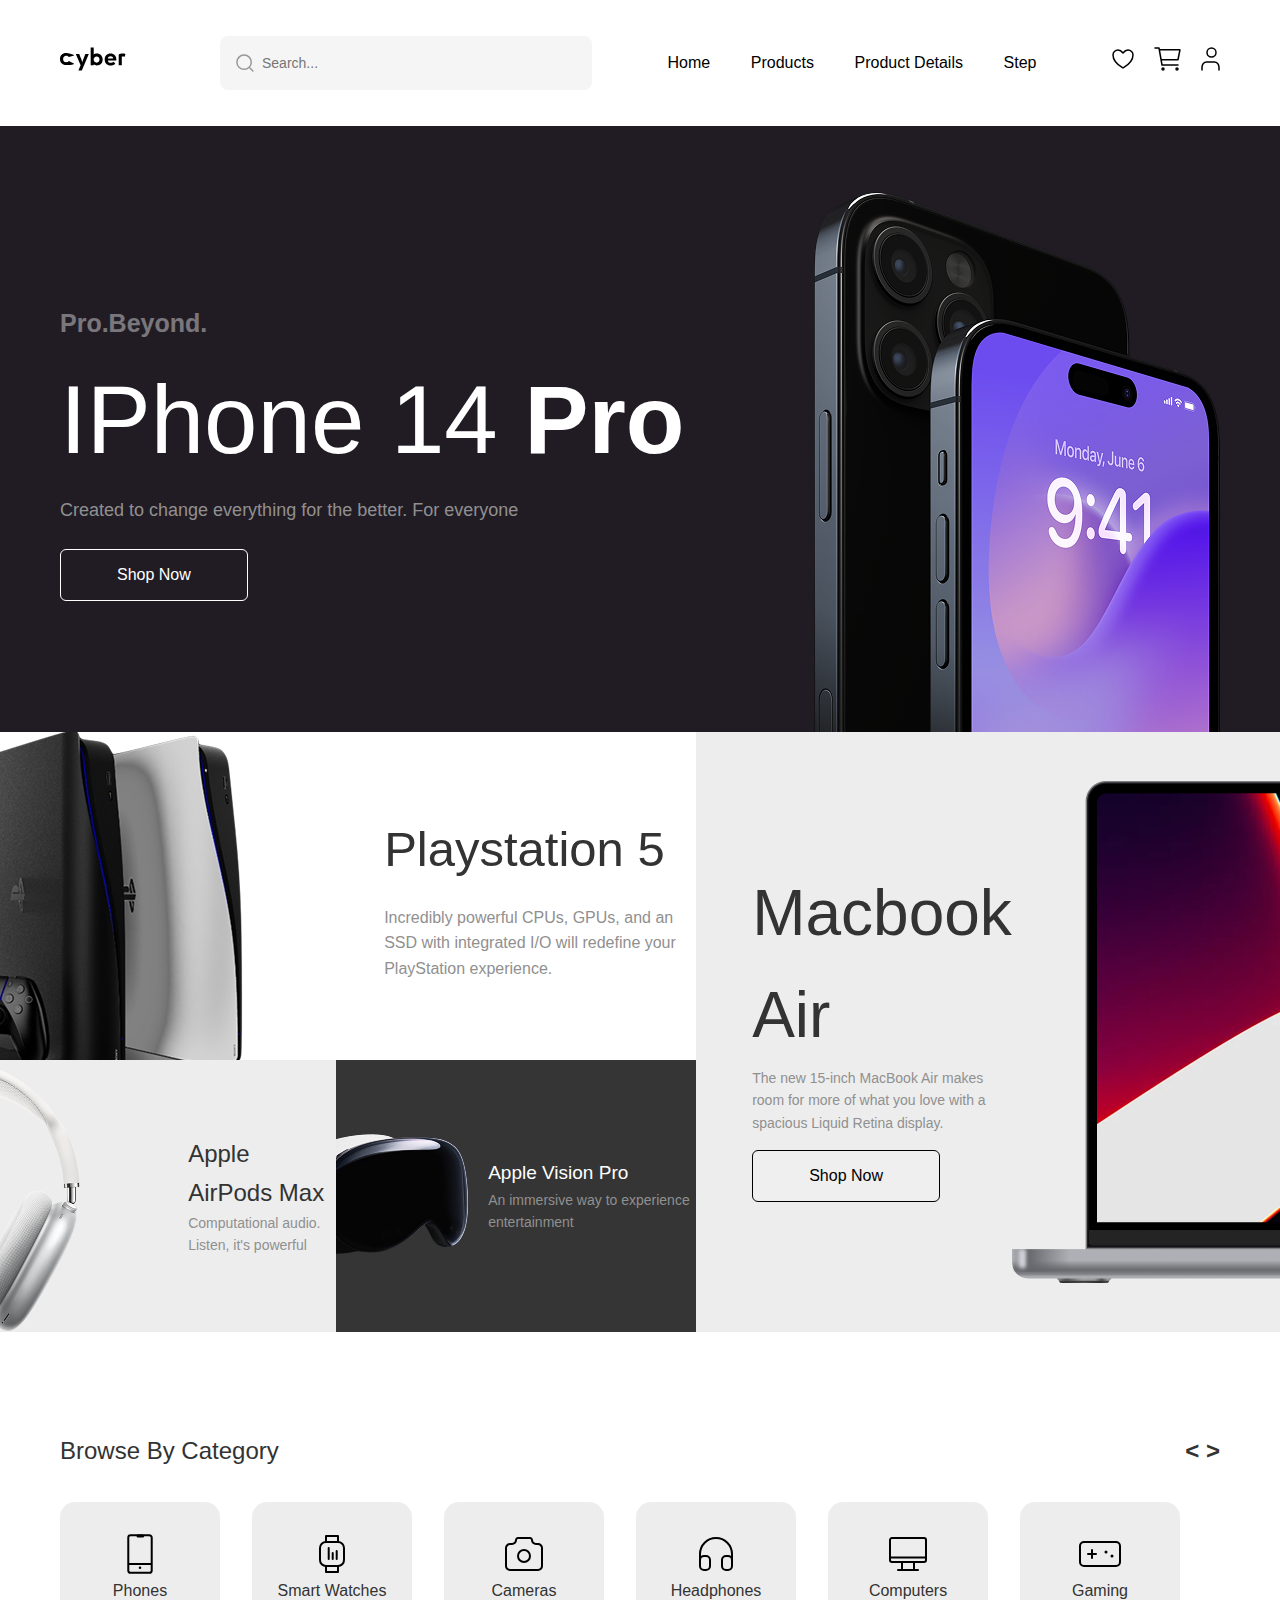
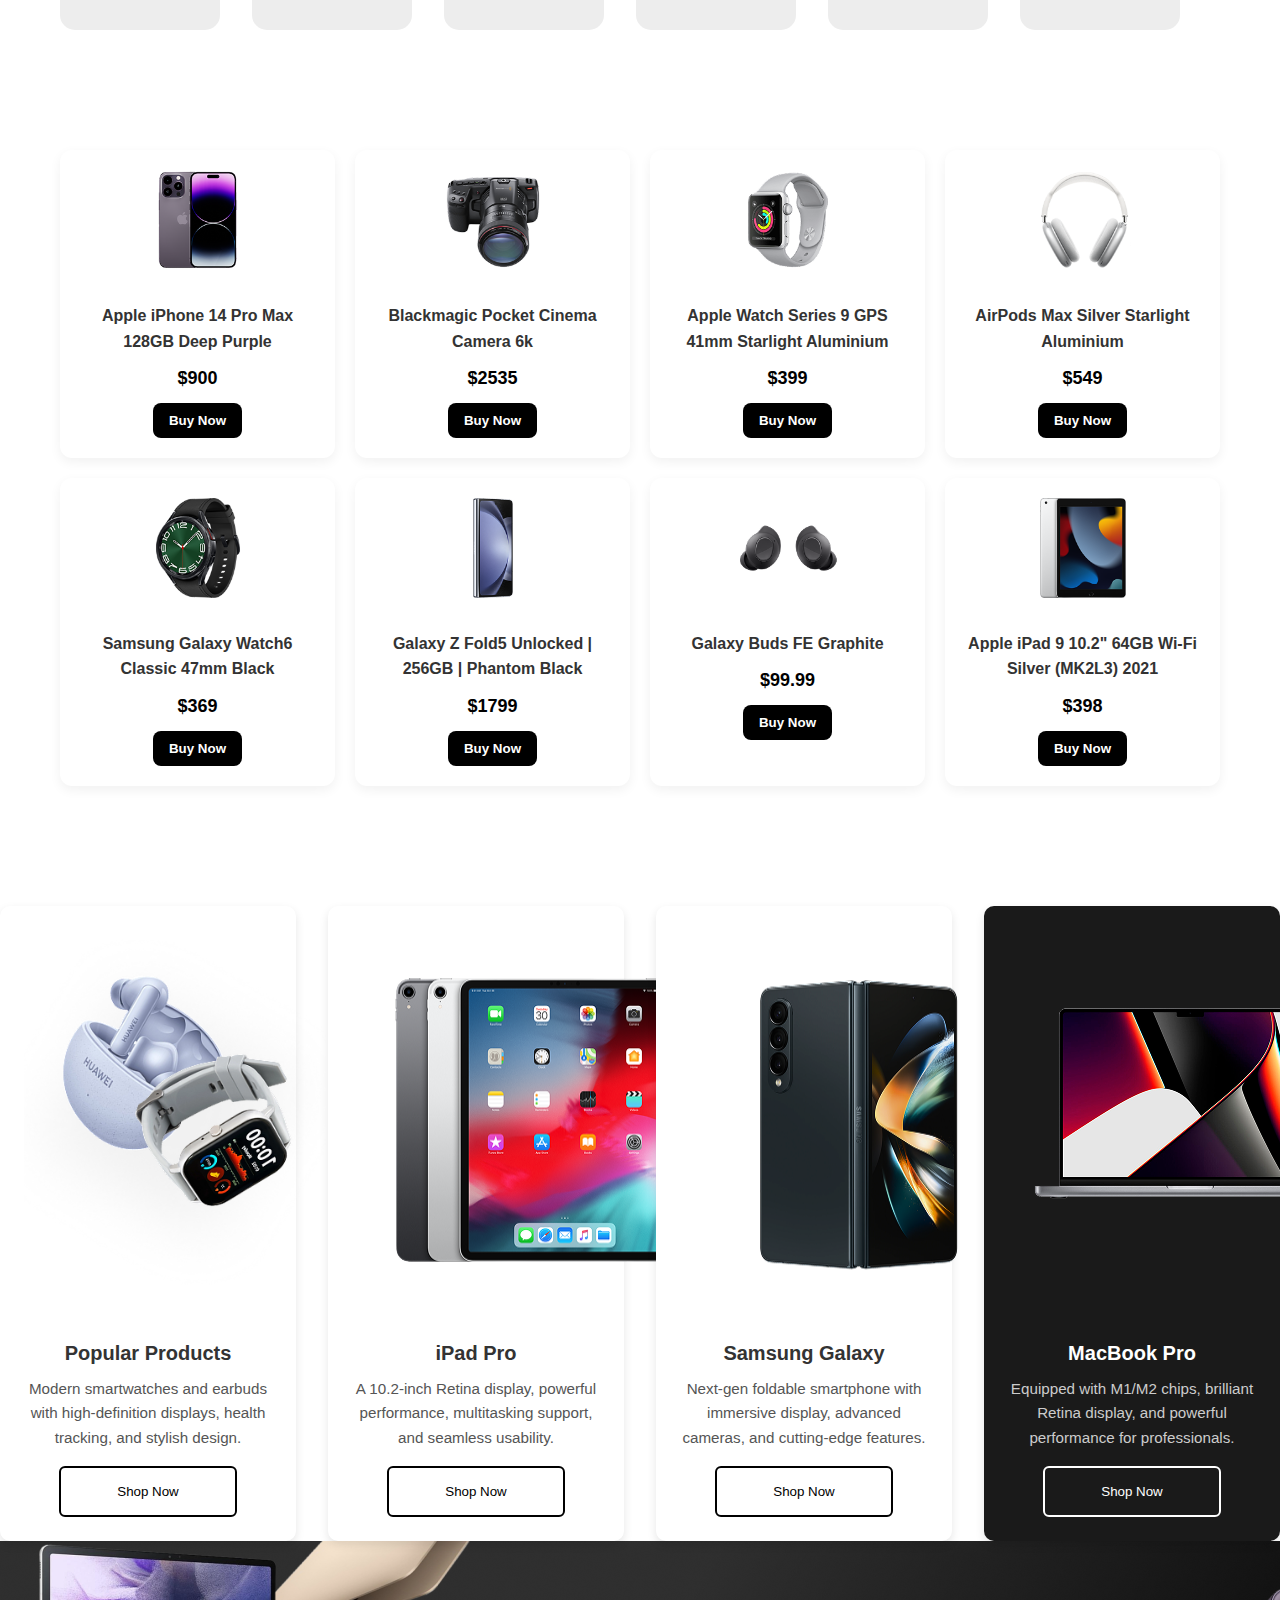
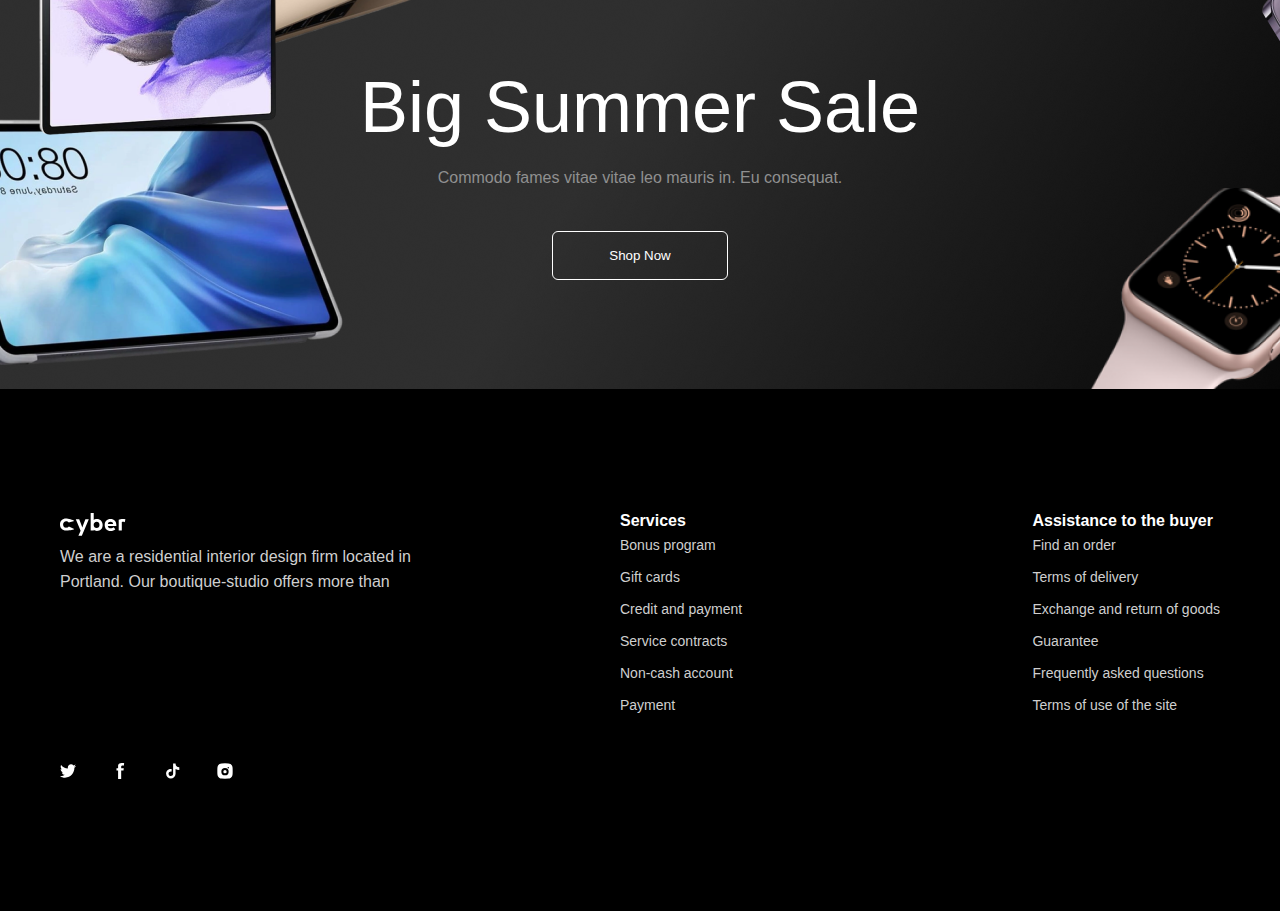
<file: index.html>
<!DOCTYPE html>
<html lang="en">

<head>
  <meta charset="UTF-8" />
  <meta name="viewport" content="width=device-width, initial-scale=1.0" />
  <title>Home</title>
  <link rel="stylesheet" href="./css/main.min.css" />
</head>

<body>
  <header></header>
  <section class="home-page">
    <div class="container">
      <div class="home-page-position">
        <div class="home-page-left">
          <h3>Pro.Beyond.</h3>
          <h1>IPhone 14 <span>Pro</span></h1>
          <h5>Created to change everything for the better. For everyone</h5>
          <button>Shop Now</button>
        </div>
        <div class="home-age-right">
          <img src="./images/main/main-bg.png" alt="?">
        </div>
      </div>
    </div>
  </section>
  <section class="home-page2">

    <div class="page2-position">
      <div class="page2-left">
        <div class="page2-top">
          <img src="./images/main/play-station.png" alt="?">
          <div class="page2-top-content">
            <h2>Playstation 5</h2>
            <p>Incredibly powerful CPUs, GPUs, and an SSD with integrated I/O will redefine your PlayStation experience.
            </p>
          </div>
        </div>
        <div class="page2-bottom">
          <div class="page2-bottom-left">
            <img src="./images/main/airpods.png" alt="?">
            <div class="page2-bottom-left-content">
              <h2>Apple
                AirPods <span>Max</span></h2>
              <p>Computational audio. Listen, it's powerful</p>
            </div>

          </div>
          <div class="page2-bottom-right">
            <img src="./images/main/vision.png" alt="?">
            <div class="page2-bottom-right-content">
              <h2>Apple
                Vision <span>Pro</span></h2>
              <p>An immersive way to experience entertainment</p>
            </div>
          </div>
        </div>
      </div>
      <div class="page2-right">
        <div class="page2-content">
          <h2>Macbook <span>Air</span></h2>
          <p>The new 15‑inch MacBook Air makes room for more of what you love with a spacious Liquid Retina display.</p>
          <button>Shop Now</button>
        </div>
        <img src="./images/main/macbook-page2.png" alt="?">
      </div>
    </div>

  </section>



  <section class="home-page3">
    <div class="container">
      <div class="page3-position">
        <div class="page3-header">
          <h2>Browse By Category</h2>
          <h3>
            < >
          </h3>
        </div>
        <div class="page3-card">
          <div><img src="./images/main/page3-phone.svg" alt="?">
          <p>Phones</p></div>
          <!--  -->
          <div><img src="./images/main/page3-smartwatch.svg" alt="?">
            <p>Smart Watches</p>
            </div>
            <!--  -->
            <div><img src="./images/main/page3-camera.svg" alt="?">
              <p>Cameras</p>
              </div>
              <!--  -->
              <div><img src="./images/main/page3-headphone.svg" alt="?">
                <p>Headphones</p>
                </div>
                <!--  -->
                <div><img src="./images/main/page3-tv.svg" alt="?">
                  <p>Computers</p>
                  </div>
                  <!--  -->
                  <div><img src="./images/main/page3-gaming.svg" alt="?">
                    <p>Gaming</p>
                    </div>
        </div>
      </div>
    </div>
  </section>

  <section class="home-page4">

    <div class="container">
      <div id="product-container"></div>
    </div>
  </section>

  <section class="home-page5">
    <div class="product-container" id="product-list">
      
    </div>
  </section>

  <section class="home-page7">
   <div class="container">
    <div class="page7-position">
      <h2>Big Summer <span>Sale</span></h2>
      <p>Commodo fames vitae vitae leo mauris in. Eu consequat.</p>
      <button>Shop Now</button>
    </div>
   </div>
  </section>
  <footer></footer>
 
  <script src="./js/data-main.js"></script>
  <script src="./js/main.js"></script>
</body>

</html>
</file>
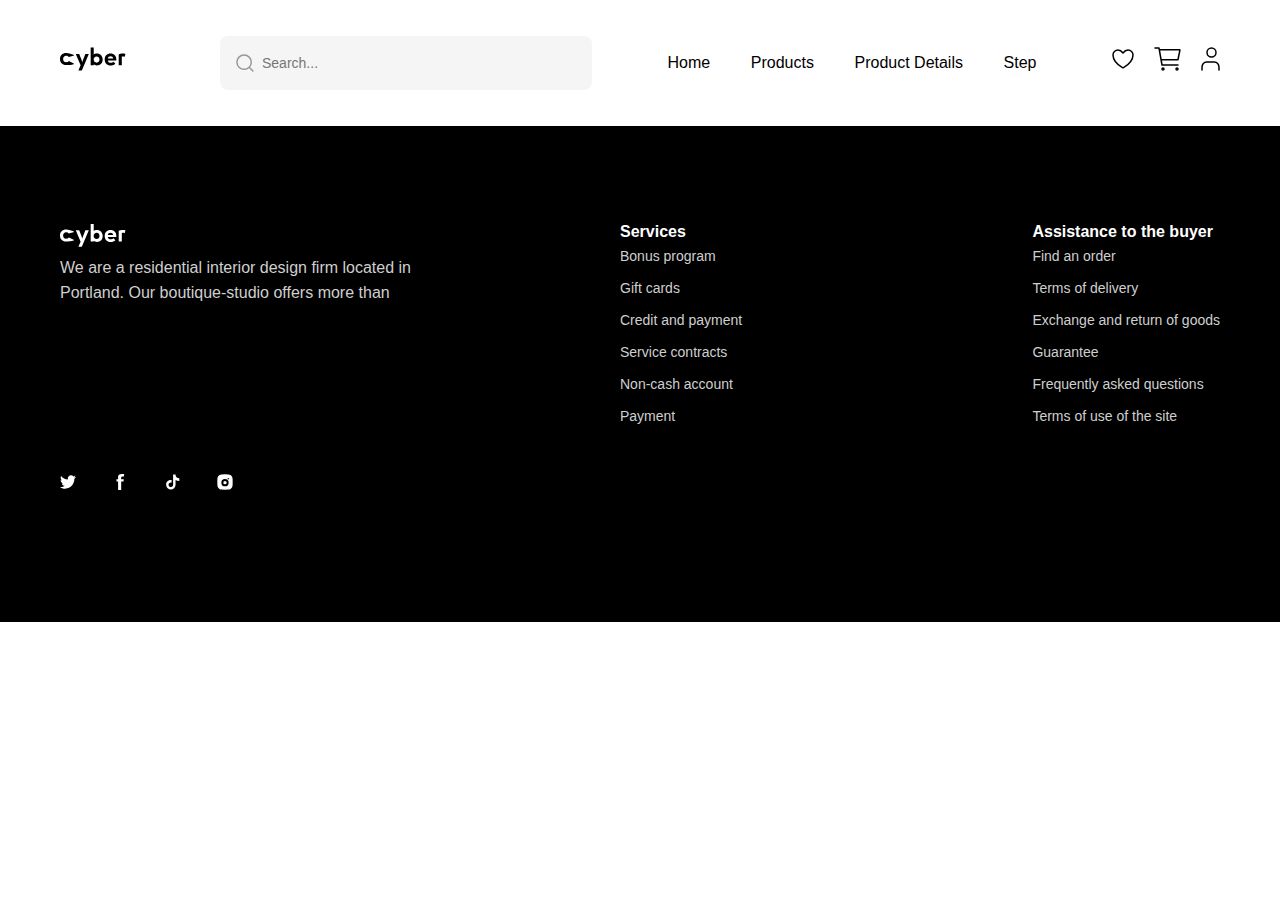
<file: pages/ProductDetailsPage.html>
<!DOCTYPE html>
<html lang="en">
  <head>
    <meta charset="UTF-8" />
    <meta name="viewport" content="width=device-width, initial-scale=1.0" />
    <title>Home</title>
    <link rel="stylesheet" href="../css/main.min.css" />
  </head>
  <body>
    <header></header>
    <footer></footer>
    <script src="../js/products-data.js"></script>
    <script src="../js/main.js"></script>
  </body>
</html>
</file>
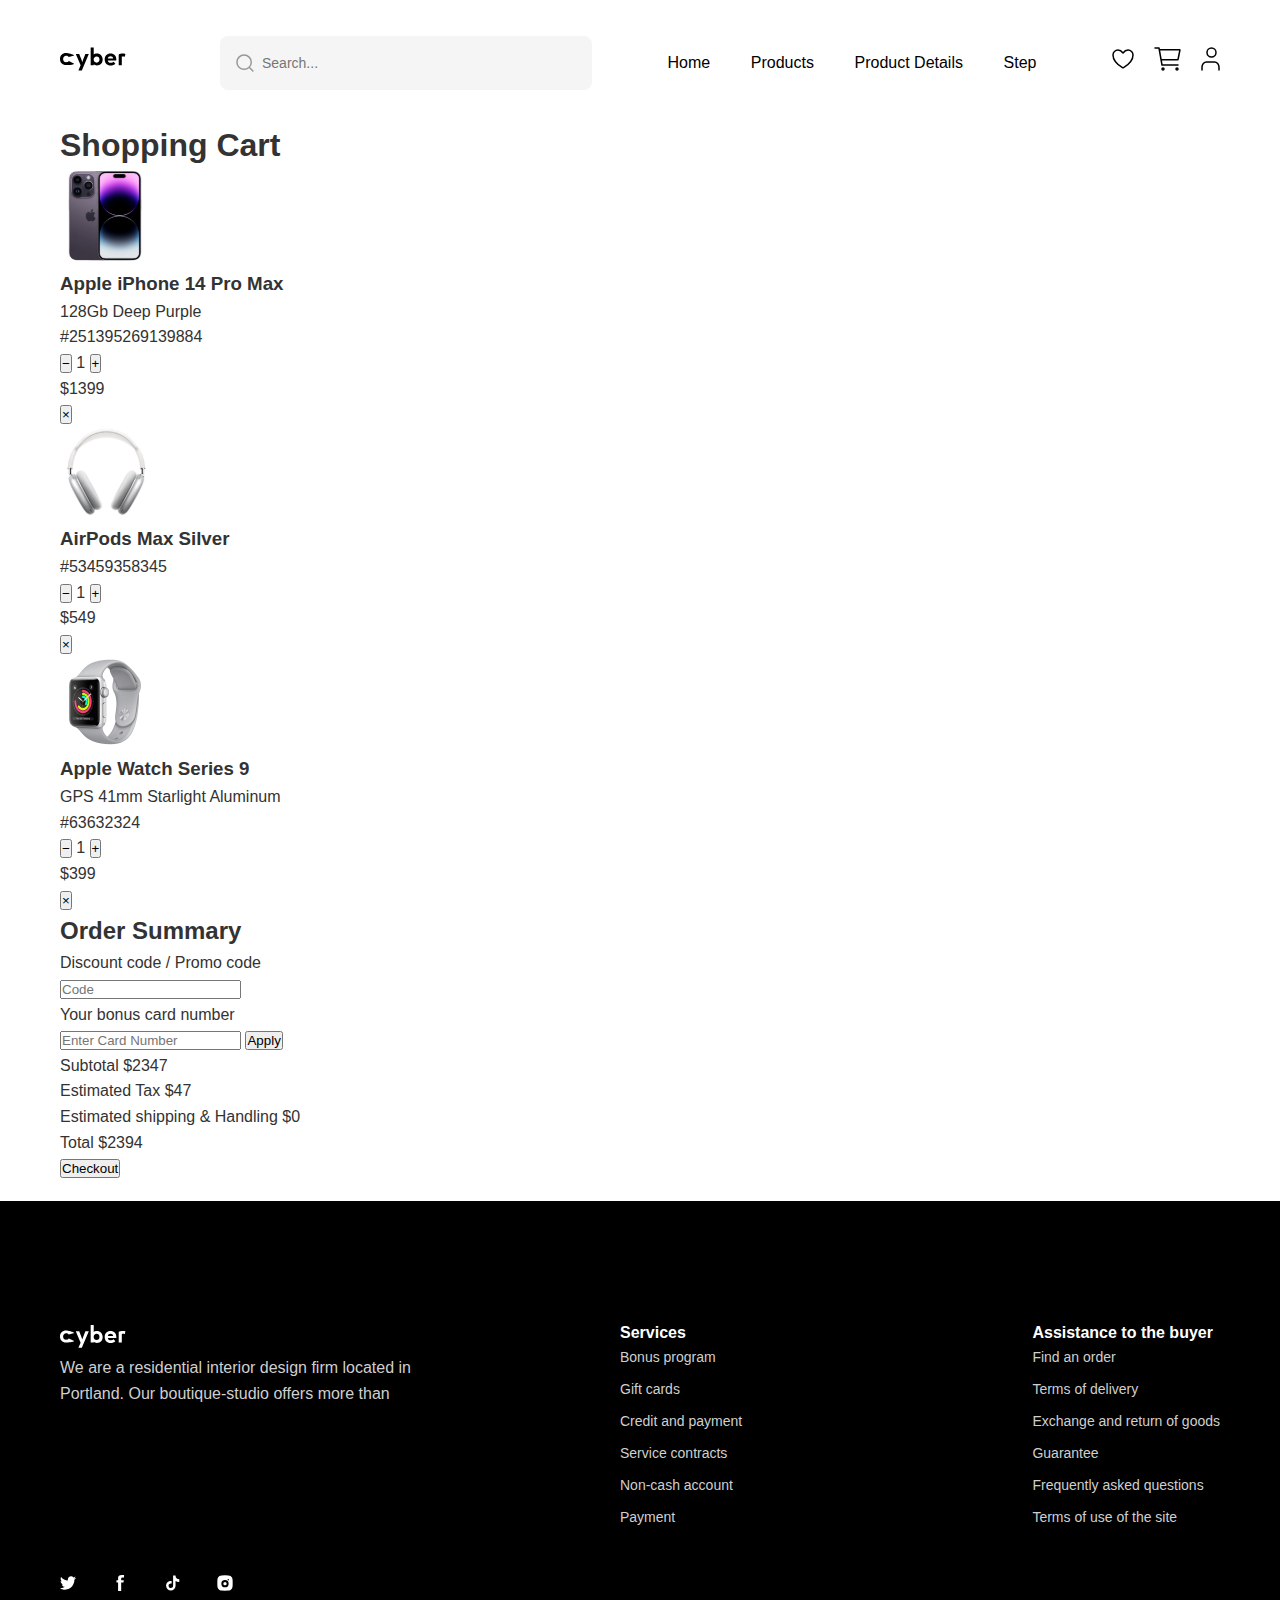
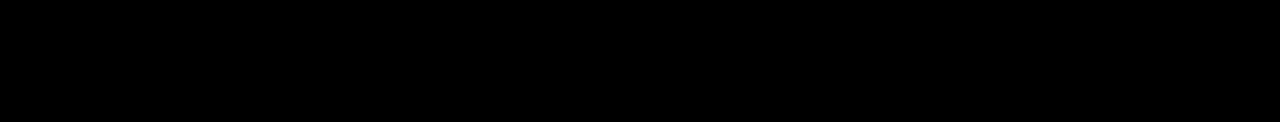
<file: pages/ShoppingCart.html>
<!DOCTYPE html>
<html lang="en">
  <head>
    <meta charset="UTF-8" />
    <meta name="viewport" content="width=device-width, initial-scale=1.0" />
    <title>Home</title>
    <link rel="stylesheet" href="../css/main.min.css" />
  </head>
  <body>
    <header></header>
    <div class="container">
      <h1>Shopping Cart</h1>

      <div class="cart">
        <div class="products">
          <div class="product" data-id="1" data-price="1399">
            <img src="../images/shaxriyor/telefon-16promax.svg" alt="iPhone" />
            <div class="product-info">
              <h3>Apple iPhone 14 Pro Max</h3>
              <p>128Gb Deep Purple</p>
              <p class="sku">#251395269139884</p>
            </div>
            <div class="quantity-controls">
              <button class="minus-btn">−</button>
              <span class="quantity">1</span>
              <button class="plus-btn">+</button>
            </div>
            <div class="price">$1399</div>
            <button class="delete-btn">×</button>
          </div>

          <div class="product" data-id="2" data-price="549">
            <img src="../images/shaxriyor/noushnik.svg" alt="AirPods" />
            <div class="product-info">
              <h3>AirPods Max Silver</h3>
              <p class="sku">#53459358345</p>
            </div>
            <div class="quantity-controls">
              <button class="minus-btn">−</button>
              <span class="quantity">1</span>
              <button class="plus-btn">+</button>
            </div>
            <div class="price">$549</div>
            <button class="delete-btn">×</button>
          </div>

          <div class="product" data-id="3" data-price="399">
            <img src="../images/shaxriyor/soat.svg" alt="Apple Watch" />
            <div class="product-info">
              <h3>Apple Watch Series 9</h3>
              <p>GPS 41mm Starlight Aluminum</p>
              <p class="sku">#63632324</p>
            </div>
            <div class="quantity-controls">
              <button class="minus-btn">−</button>
              <span class="quantity">1</span>
              <button class="plus-btn">+</button>
            </div>
            <div class="price">$399</div>
            <button class="delete-btn">×</button>
          </div>
        </div>

        <div class="summary">
          <h2>Order Summary</h2>

          <div class="promo-section">
            <p>Discount code / Promo code</p>
            <input type="text" placeholder="Code" />
          </div>

          <div class="card-section">
            <p>Your bonus card number</p>
            <div class="card-input">
              <input type="text" placeholder="Enter Card Number" />
              <button class="apply-btn">Apply</button>
            </div>
          </div>

          <div class="totals">
            <div class="total-row">
              <span>Subtotal</span>
              <span id="subtotal">$2347</span>
            </div>
            <div class="total-row">
              <span>Estimated Tax</span>
              <span id="tax">$50</span>
            </div>
            <div class="total-row">
              <span>Estimated shipping & Handling</span>
              <span id="shipping">$29</span>
            </div>
            <div class="total-row final-total">
              <span>Total</span>
              <span id="total">$2426</span>
            </div>
          </div>

          <button id="checkout-btn">Checkout</button>
        </div>
      </div>
    </div>

    <footer></footer>
    <script src="../js/products-data.js"></script>
    <script src="../js/main.js"></script>
    <script src="../js/shaxriyor.js"></script>
  </body>
</html>
</file>
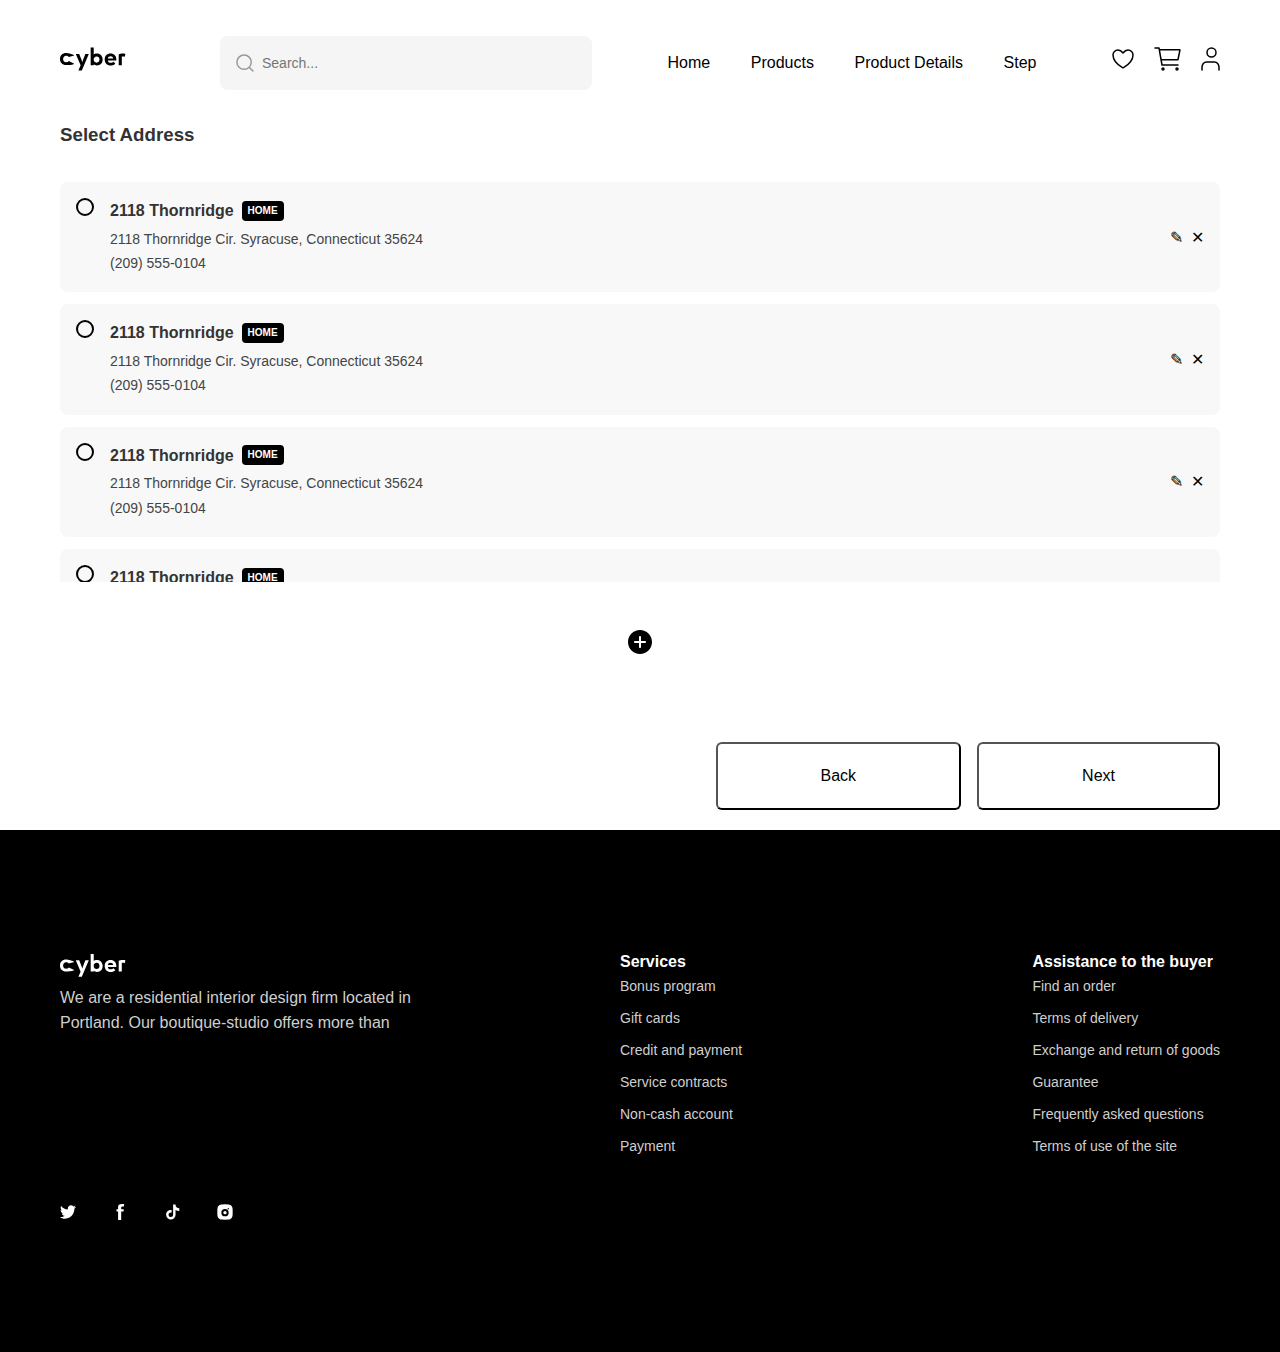
<file: pages/Step.html>
<!DOCTYPE html>
<html lang="en">
  <head>
    <meta charset="UTF-8" />
    <meta name="viewport" content="width=device-width, initial-scale=1.0" />
    <title>Home</title>
    <link rel="stylesheet" href="../css/main.min.css" />
  </head>
  <body>
    <header></header>
    <div class="container">
      <h3>Select Address</h3>
      <div class="address-selector">
        <div class="address-card">
          <div class="address-info">
            <label class="radio-wrapper">
              <input type="radio" name="address" checked />
              <span class="custom-radio"></span>
            </label>
            <div class="addres-infoCard">
              <div class="address-title">
                <span>2118 Thornridge</span>
                <span class="tag home">HOME</span>
              </div>
              <p>2118 Thornridge Cir. Syracuse, Connecticut 35624</p>
              <p>(209) 555-0104</p>
            </div>
          </div>
          <div class="actions">
            <button class="edit-btn">✎</button>
            <button class="delete-btn">✕</button>
          </div>
        </div>
        <div class="address-card">
          <div class="address-info">
            <label class="radio-wrapper">
              <input type="radio" name="address" checked />
              <span class="custom-radio"></span>
            </label>
            <div class="addres-infoCard">
              <div class="address-title">
                <span>2118 Thornridge</span>
                <span class="tag home">HOME</span>
              </div>
              <p>2118 Thornridge Cir. Syracuse, Connecticut 35624</p>
              <p>(209) 555-0104</p>
            </div>
          </div>
          <div class="actions">
            <button class="edit-btn">✎</button>
            <button class="delete-btn">✕</button>
          </div>
        </div>
        <div class="address-card">
          <div class="address-info">
            <label class="radio-wrapper">
              <input type="radio" name="address" checked />
              <span class="custom-radio"></span>
            </label>
            <div class="addres-infoCard">
              <div class="address-title">
                <span>2118 Thornridge</span>
                <span class="tag home">HOME</span>
              </div>
              <p>2118 Thornridge Cir. Syracuse, Connecticut 35624</p>
              <p>(209) 555-0104</p>
            </div>
          </div>
          <div class="actions">
            <button class="edit-btn">✎</button>
            <button class="delete-btn">✕</button>
          </div>
        </div>
        <div class="address-card">
          <div class="address-info">
            <label class="radio-wrapper">
              <input type="radio" name="address" checked />
              <span class="custom-radio"></span>
            </label>
            <div class="addres-infoCard">
              <div class="address-title">
                <span>2118 Thornridge</span>
                <span class="tag home">HOME</span>
              </div>
              <p>2118 Thornridge Cir. Syracuse, Connecticut 35624</p>
              <p>(209) 555-0104</p>
            </div>
          </div>
          <div class="actions">
            <button class="edit-btn">✎</button>
            <button class="delete-btn">✕</button>
          </div>
        </div>
        <div class="address-card">
          <div class="address-info">
            <label class="radio-wrapper">
              <input type="radio" name="address" checked />
              <span class="custom-radio"></span>
            </label>
            <div class="addres-infoCard">
              <div class="address-title">
                <span>2118 Thornridge</span>
                <span class="tag home">HOME</span>
              </div>
              <p>2118 Thornridge Cir. Syracuse, Connecticut 35624</p>
              <p>(209) 555-0104</p>
            </div>
          </div>
          <div class="actions">
            <button class="edit-btn">✎</button>
            <button class="delete-btn">✕</button>
          </div>
        </div>
        <div class="address-card">
          <div class="address-info">
            <label class="radio-wrapper">
              <input type="radio" name="address" checked />
              <span class="custom-radio"></span>
            </label>
            <div class="addres-infoCard">
              <div class="address-title">
                <span>2118 Thornridge</span>
                <span class="tag home">HOME</span>
              </div>
              <p>2118 Thornridge Cir. Syracuse, Connecticut 35624</p>
              <p>(209) 555-0104</p>
            </div>
          </div>
          <div class="actions">
            <button class="edit-btn">✎</button>
            <button class="delete-btn">✕</button>
          </div>
        </div>
      </div>
      <div class="addToCard">
        <img src="../images/StepMain/addAdresa.svg" alt="" />
      </div>
      <div class="twoBtn twoBtnSTEPTHree">
        <a href="./Step.html">
          <button>Back</button>
        </a>
        <a href="./Step2.html">
          <button>Next</button>
        </a>
      </div>
    </div>

    <footer></footer>
    <script src="../js/products-data.js"></script>
    <script src="../js/main.js"></script>
  </body>
</html>
</file>
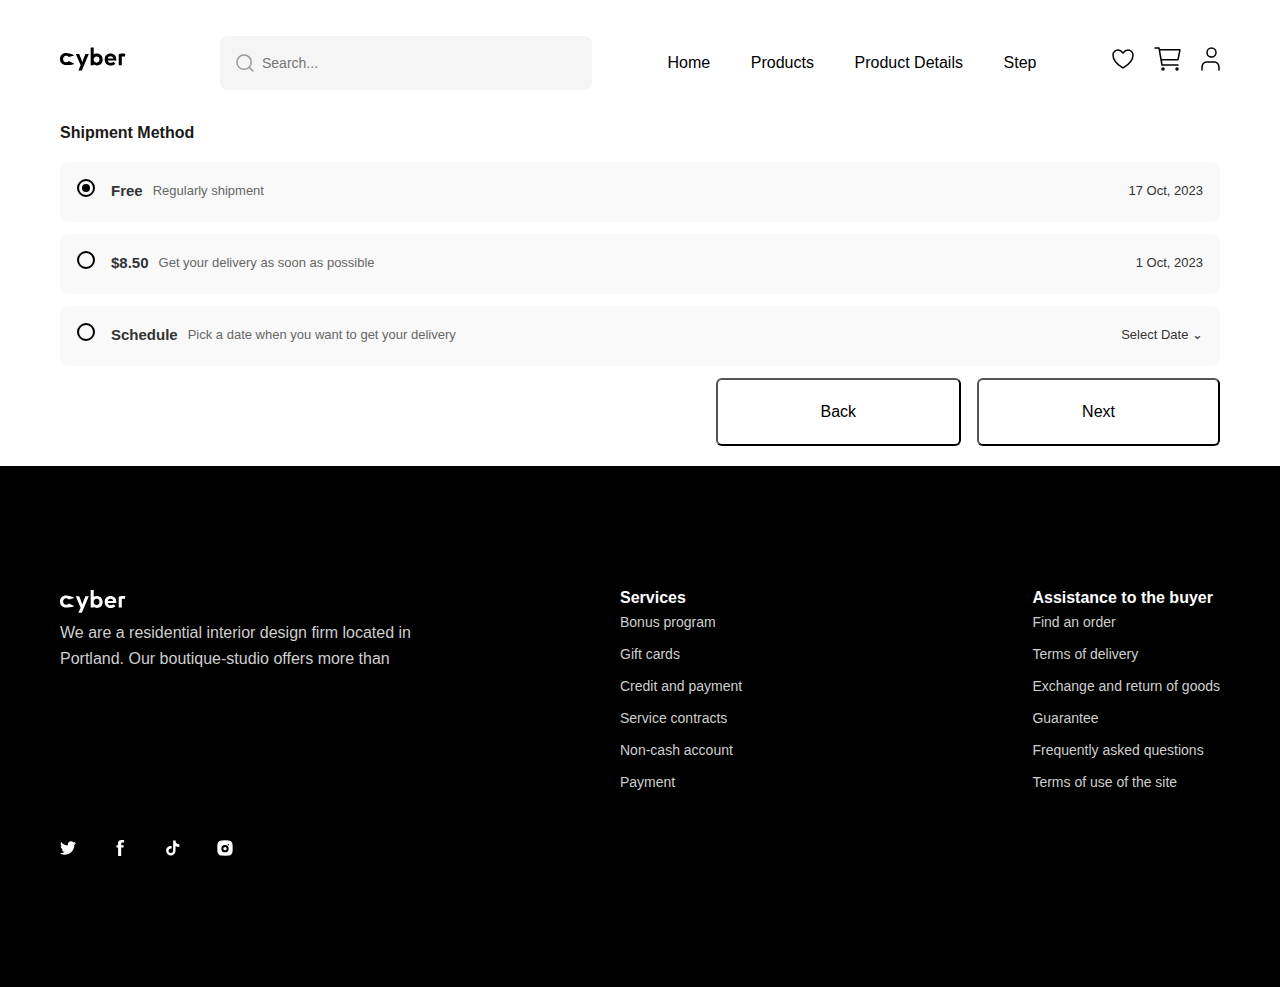
<file: pages/Step2.html>
<!DOCTYPE html>
<html lang="en">
  <head>
    <meta charset="UTF-8" />
    <meta name="viewport" content="width=device-width, initial-scale=1.0" />
    <title>Home</title>
    <link rel="stylesheet" href="../css/main.min.css" />
  </head>
  <body>
    <header></header>
    <div class="container">
      <div class="shipment-method">
        <h3>Shipment Method</h3>

        <div class="method-card">
          <label class="radio-wrapper">
            <input type="radio" name="shipment" checked />
            <span class="custom-radio"></span>
          </label>
          <div class="method-info">
            <span class="title">Free</span>
            <span class="desc">Regularly shipment</span>
          </div>
          <div class="date">17 Oct, 2023</div>
        </div>

        <div class="method-card">
          <label class="radio-wrapper">
            <input type="radio" name="shipment" />
            <span class="custom-radio"></span>
          </label>
          <div class="method-info">
            <span class="title">$8.50</span>
            <span class="desc">Get your delivery as soon as possible</span>
          </div>
          <div class="date">1 Oct, 2023</div>
        </div>

        <div class="method-card">
          <label class="radio-wrapper">
            <input type="radio" name="shipment" />
            <span class="custom-radio"></span>
          </label>
          <div class="method-info">
            <span class="title">Schedule</span>
            <span class="desc"
              >Pick a date when you want to get your delivery</span
            >
          </div>
          <div class="date">Select Date ⌄</div>
        </div>
        <div class="twoBtn twoBtnSTEPTHree">
          <a href="./Step.html">
            <button>Back</button>
          </a>
          <a href="./Step3.html">
            <button>Next</button>
          </a>
        </div>
      </div>
    </div>
    <footer></footer>
    <script src="../js/products-data.js"></script>
    <script src="../js/main.js"></script>
  </body>
</html>
</file>
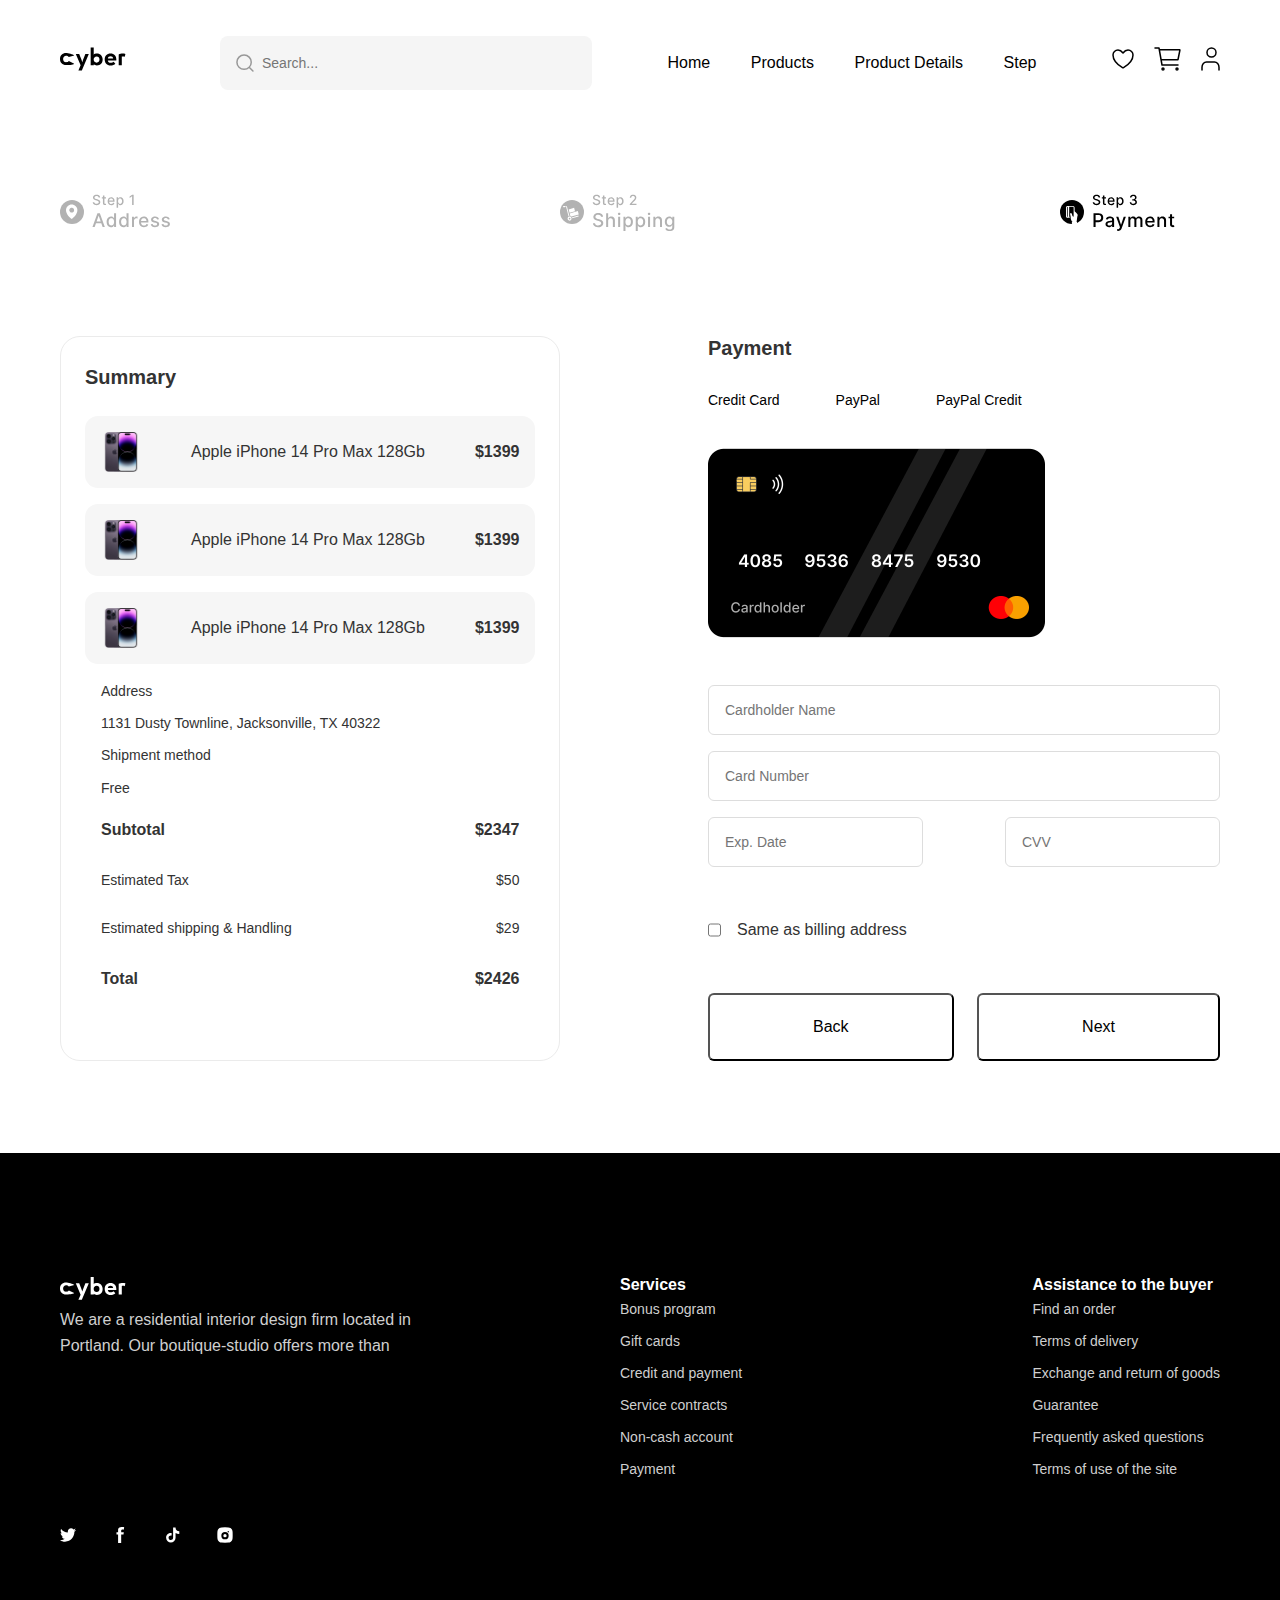
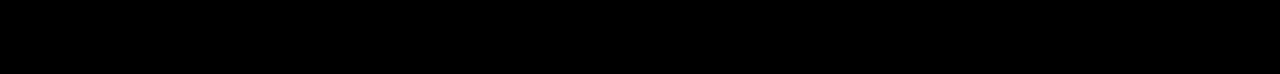
<file: pages/Step3.html>
<!DOCTYPE html>
<html lang="en">
  <head>
    <meta charset="UTF-8" />
    <meta name="viewport" content="width=device-width, initial-scale=1.0" />
    <title>Home</title>
    <link rel="stylesheet" href="../css/main.min.css" />
  </head>
  <body>
    <header></header>
    <div class="container">
      <div class="appTapImg">
        <a href="./Step.html">
          <img src="../images/StepMain/Step3--img1.svg" alt="" />
        </a>
        <a href="./Step2.html">
          <img src="../images/StepMain/Step3--img2.svg" alt="" />
        </a>
        <a href="./Step3.html">
          <img src="../images/StepMain/Step3--img3.svg" alt="" />
        </a>
      </div>
      <div class="TwoSection">
        <div class="oneSection">
          <h1>Summary</h1>
          <div class="oneSectionCards">
            <div class="card">
              <img src="../images/StepMain/phone--img.png" alt="phone no?" />
              <p>Apple iPhone 14 Pro Max 128Gb</p>
              <span>$1399</span>
            </div>
            <div class="card">
              <img src="../images/StepMain/phone--img.png" alt="phone no?" />
              <p>Apple iPhone 14 Pro Max 128Gb</p>
              <span>$1399</span>
            </div>
            <div class="card">
              <img src="../images/StepMain/phone--img.png" alt="phone no?" />
              <p>Apple iPhone 14 Pro Max 128Gb</p>
              <span>$1399</span>
            </div>
          </div>
          <div class="oneSectionTitle">
            <div class="summary-box">
              <p class="label">Address</p>
              <p class="value">1131 Dusty Townline, Jacksonville, TX 40322</p>
              <p class="label">Shipment method</p>
              <p class="value">Free</p>
              <div class="row bold">
                <span>Subtotal</span>
                <span>$2347</span>
              </div>
              <div class="row">
                <span>Estimated Tax</span>
                <span>$50</span>
              </div>
              <div class="row">
                <span>Estimated shipping &amp; Handling</span>
                <span>$29</span>
              </div>
              <div class="row total">
                <span>Total</span>
                <span>$2426</span>
              </div>
            </div>
          </div>
        </div>
        <div class="twoSection">
          <h1>Payment</h1>
          <div class="appTaptitle">
            <a href="#">Credit Card</a>
            <a href="#">PayPal</a>
            <a href="#">PayPal Credit</a>
          </div>
          <img src="../images/StepMain/card.svg" alt="" />
          <div class="payment-form">
            <input
              type="text"
              placeholder="Cardholder Name"
              class="input-field"
            />
            <input type="text" placeholder="Card Number" class="input-field" />
            <div class="row">
              <input
                type="text"
                placeholder="Exp. Date"
                class="input-field half"
              />
              <input type="text" placeholder="CVV" class="input-field half" />
            </div>
          </div>
          <div class="chechedTitle">
            <input type="checkbox" id="checed" />
            <label for="checed">Same as billing address</label>
          </div>
          <div class="twoBtn twoBtnSTEPTHree">
            <a href="./Step2.html">
              <button>Back</button>
            </a>
            <a href="./Step3.html">
              <button>Next</button>
            </a>
          </div>
        </div>
      </div>
    </div>
    <footer></footer>
    <script src="../js/products-data.js"></script>
    <script src="../js/main.js"></script>
  </body>
</html>
</file>
<file: css/main.min.css>
@import"https://fonts.googleapis.com/css2?family=Inter:ital,opsz,wght@0,14..32,100..900;1,14..32,100..900&display=swap";*{padding:0;margin:0}*,*::after,*::before{box-sizing:border-box}.container{max-width:1160px;margin:0 auto;padding:0 20px}html,body{font-family:"Inter",sans-serif}body{padding-top:100px}ul{list-style-type:none}a{text-decoration:none}:root{--color-f5f5f5: #f5f5f5;--color-000000: #000000;--color-ffffff: #ffffff;--color-CFCFCF: #cfcfcf;--transition-03: 0.2s}header{background-color:var(--color-ffffff);position:fixed;top:0;left:0;width:100%;padding:16px 0;z-index:99999999}header nav{display:flex;align-items:center;justify-content:space-between;position:relative;gap:20px}@media(max-width: 768px){header nav{display:block}}@media(max-width: 768px){header nav .nav-logo{display:flex;align-items:center;justify-content:space-between;width:100%}}header nav .nav-logo .hamburger{position:relative;z-index:1111;display:none}header nav .nav-logo .hamburger .menuButton{display:flex;justify-content:center;align-items:center;flex-direction:column;gap:13%;color:#090909;width:3.5em;height:3.5em;border-radius:.5em;background:#e8e8e8;border:1px solid #e8e8e8;transition:all .3s;box-shadow:6px 6px 15px #c5c5c5,-6px -6px 12px #fff}header nav .nav-logo .hamburger .menuButton:hover{border:1px solid #fff}header nav .nav-logo .hamburger .menuButton:active{color:#666;box-shadow:inset 4px 4px 12px #c5c5c5,inset -4px -4px 12px #fff}header nav .nav-logo .hamburger input[type=checkbox]{display:none;visibility:hidden}header nav .nav-logo .hamburger .menuButton span{width:30px;height:4px;background:#131313;border-radius:100px;transition:.3s ease}header nav .nav-logo .hamburger input[type]:checked~span.top{transform:translateY(290%) rotate(45deg);width:40px}header nav .nav-logo .hamburger input[type]:checked~span.bot{transform:translateY(-270%) rotate(-45deg);width:40px;box-shadow:0 0 10px #495057}header nav .nav-logo .hamburger input[type]:checked~span.mid{transform:translateX(-20px);opacity:0}@media(max-width: 768px){header nav .nav-logo .hamburger{display:flex}}header nav .nav-menu-and-search{display:flex;max-width:1000px;justify-content:space-between;align-items:center;transition:.5s;width:100%;gap:20px}@media(max-width: 768px){header nav .nav-menu-and-search{padding:50px 100px 0 180px;position:fixed;z-index:1;background-color:#fff;width:calc(100% - 30px);height:100vh;right:0;top:0;justify-content:start;flex-direction:column;align-items:end;box-shadow:-10px 0px 200px 100px #495057;transform:translateX(200%)}}@media(max-width: 690px){header nav .nav-menu-and-search{flex-direction:column;padding:60px 50px}}header nav .nav-menu-and-search .search-input{position:relative;max-width:372px;width:100%}@media(max-width: 690px){header nav .nav-menu-and-search .search-input{max-width:100%}}header nav .nav-menu-and-search .search-input input{border-radius:8px;border-color:rgba(0,0,0,0);background-color:var(--color-f5f5f5);outline:none;padding:16px;width:100%;font-weight:500;font-size:14px;line-height:18px;letter-spacing:0%;padding-left:40px}header nav .nav-menu-and-search .search-input img{padding-left:16px;position:absolute;top:18px;left:0}header nav .nav-menu-and-search ul{display:flex;align-items:center;justify-content:space-between;max-width:369px;width:100%;gap:10px}@media(max-width: 768px){header nav .nav-menu-and-search ul{flex-wrap:wrap;justify-content:center}}header nav .nav-menu-and-search ul li a{white-space:nowrap;color:var(--color-000000);font-weight:500;font-size:16px;line-height:100%;letter-spacing:0%;transition:var(--transition-03)}header nav .nav-menu-and-search ul li a:hover{opacity:50%}header nav .nav-menu-and-search .nav-icons{display:flex;align-items:center;gap:20px}@media(max-width: 768px){header nav .nav-menu-and-search .nav-icons{position:absolute;left:50px;top:55px}}@media(max-width: 690px){header nav .nav-menu-and-search .nav-icons{position:static;justify-content:center;width:100%}}header nav .nav-menu{transform:translateX(0)}footer{padding:104px 0;background-color:var(--color-000000)}footer .footer-contents{padding-bottom:40px;display:flex;justify-content:space-between;gap:20px}@media(max-width: 830px){footer .footer-contents{flex-direction:column;justify-content:center;margin:0 auto}}footer .footer-contents .footer-logo{max-width:384px}footer .footer-contents .footer-logo p{color:var(--color-CFCFCF)}footer .footer-contents .footer-contents-menus{max-width:600px;width:100%;display:flex;justify-content:space-between;gap:20px}@media(max-width: 443px){footer .footer-contents .footer-contents-menus{flex-direction:column}}footer .footer-contents .footer-contents-menus .footer-servis h3{font-weight:600;font-size:16px;line-height:16px;letter-spacing:0%;color:var(--color-ffffff)}footer .footer-contents .footer-contents-menus .footer-servis ul li a{font-weight:400;font-size:14px;line-height:32px;letter-spacing:0%;color:var(--color-CFCFCF)}footer .footer-contents .footer-contents-menus .footer-asisitans h3{font-weight:600;font-size:16px;line-height:16px;letter-spacing:0%;color:var(--color-ffffff)}footer .footer-contents .footer-contents-menus .footer-asisitans ul li a{color:var(--color-CFCFCF);font-weight:400;font-size:14px;line-height:32px;letter-spacing:0%}.home-page{width:100%;height:632px;background-color:#211c24}.home-page .home-page-position{display:flex;align-items:center;justify-content:space-between}.home-page .home-page-left{padding-top:24px}.home-page .home-page-left h3{color:#fff;opacity:40%;font-size:25px;font-weight:600}.home-page .home-page-left h1{color:#fff;font-weight:100;font-size:96px}.home-page .home-page-left h1 span{font-weight:600}.home-page .home-page-left h5{color:#909090;font-size:18px;font-weight:500}.home-page .home-page-left button{margin-top:24px;padding:16px 56px;color:#fff;font-size:16px;font-weight:500;background-color:rgba(0,0,0,0);border:1px solid #fff;border-radius:6px}.page2-position{display:flex;justify-content:center}.page2-position .page2-left .page2-top{width:720px;height:328px;background-color:#fff;display:flex;align-items:center;justify-content:space-between}.page2-position .page2-left .page2-top .page2-top-content{padding-left:48px}.page2-position .page2-left .page2-top h2{font-size:49px;font-weight:500}.page2-position .page2-left .page2-top p{margin-top:16px;color:#909090;font-weight:500;font-style:14px}.page2-position .page2-left .page2-bottom{display:flex}.page2-position .page2-left .page2-bottom .page2-bottom-left{width:360px;height:272px;background-color:#ededed;display:flex;align-items:center;gap:48px}.page2-position .page2-left .page2-bottom .page2-bottom-left .page2-bottom-left-content{padding-left:60px}.page2-position .page2-left .page2-bottom .page2-bottom-left .page2-bottom-left-content h2{font-style:19px;font-weight:300}.page2-position .page2-left .page2-bottom .page2-bottom-left .page2-bottom-left-content h2 span{font-weight:500}.page2-position .page2-left .page2-bottom .page2-bottom-left .page2-bottom-left-content p{color:#909090;font-size:14px;font-weight:500}.page2-position .page2-left .page2-bottom .page2-bottom-right{width:360px;height:272px;background-color:#353535;display:flex;align-items:center;gap:16px}.page2-position .page2-left .page2-bottom .page2-bottom-right .page2-bottom-right-content h2{color:#fff;font-size:19px;font-weight:300}.page2-position .page2-left .page2-bottom .page2-bottom-right .page2-bottom-right-content h2 span{font-weight:500}.page2-position .page2-left .page2-bottom .page2-bottom-right .page2-bottom-right-content p{color:#909090;font-size:14px;font-weight:500}.page2-position .page2-right{width:720px;height:600px;background-color:#ededed;align-items:center;display:flex}.page2-position .page2-right .page2-content{padding-left:56px}.page2-position .page2-right .page2-content h2{font-size:64px;font-weight:100}.page2-position .page2-right .page2-content h2 span{font-size:64px;font-weight:500}.page2-position .page2-right .page2-content p{font-size:14px;font-weight:500;color:#909090}.page2-position .page2-right .page2-content button{margin-top:16px;padding:16px 56px;border:1px solid #000;border-radius:6px;font-size:16px;font-weight:500}.page3-position{padding:80px 0}.page3-position .page3-header{display:flex;justify-content:space-between;align-items:center}.page3-position .page3-header h2{font-size:24px;font-weight:500}.page3-position .page3-header h3{font-size:24px}.page3-position .page3-card{display:flex;gap:32px;flex-wrap:wrap;margin-top:32px}.page3-position .page3-card div{display:flex;flex-direction:column;align-items:center;justify-content:center;width:160px;height:128px;background-color:#ededed;border-radius:15px}.page3-position .page3-card div .p{font-size:16px;font-weight:500}.home-page4 #product-container{display:grid;grid-template-columns:repeat(auto-fill, minmax(250px, 1fr));gap:20px}.home-page4 .card{background-color:#fff;border-radius:12px;box-shadow:0 4px 12px rgba(0,0,0,.06);padding:20px;text-align:center;position:relative;transition:transform .2s ease,box-shadow .2s ease}.home-page4 .card:hover{transform:translateY(-5px);box-shadow:0 8px 18px rgba(0,0,0,.12)}.home-page4 .card img{width:100px;height:auto;margin-bottom:15px}.home-page4 .card h3{font-size:16px;margin:10px 0;color:#333}.home-page4 .card p{font-size:18px;font-weight:bold;color:#000;margin:10px 0}.home-page4 .card button{background-color:#000;color:#fff;border:none;padding:10px 16px;border-radius:8px;cursor:pointer;font-weight:bold;transition:background-color .3s ease}.home-page4 .card button:hover{background-color:#333}.home-page4 .card::before{content:"❤";position:absolute;top:12px;right:12px;font-size:20px;color:red;display:none}.home-page4 .card.liked::before{display:block}.home-page5{margin-top:100px}.home-page5 .product-container{display:grid;grid-template-columns:repeat(auto-fit, minmax(250px, 1fr));gap:2rem}.home-page5 .card{background-color:#fff;border-radius:10px;padding:1.5rem;box-shadow:0 4px 10px rgba(0,0,0,.1);text-align:center}.home-page5 .card.dark{background-color:#1a1a1a;color:#fff}.home-page5 .card img{max-width:360px;height:376px;margin-bottom:1rem}.home-page5 .card h3{margin:.5rem 0;font-size:1.25rem}.home-page5 .card p{font-size:.95rem;color:#555}.home-page5 .card.dark p{color:#ccc}.home-page5 .card button{margin-top:1rem;padding:16px 56px;background:none;border:2px solid #000;cursor:pointer;transition:.3s;border-radius:6px}.home-page5 .card.dark button{border-color:#fff;color:#fff}.home-page5 .card button:hover{background-color:#000;color:#fff}.home-page5 .card.dark button:hover{background-color:#fff;color:#000}.home-page7{background-image:url(../../images/main/last-page-bg.png);background-size:cover;width:100%;height:448px;text-align:center;display:flex;align-items:center;flex-direction:column;justify-content:center}.home-page7 h2{color:#fff;font-size:72px;font-weight:100}.home-page7 h2 span{font-weight:300}.home-page7 p{color:#909090;font-size:16px;font-weight:400}.home-page7 button{margin-top:40px;padding:16px 56px;background-color:rgba(0,0,0,0);color:#fff;border:1px solid #fff;border-radius:6px}*{margin:0;padding:0;box-sizing:border-box}body{font-family:-apple-system,BlinkMacSystemFont,"Segoe UI",Roboto,Oxygen,Ubuntu,Cantarell,"Open Sans","Helvetica Neue",sans-serif;line-height:1.6;color:#333;background-color:#fff}.container{max-width:1200px;margin:0 auto;padding:20px}.breadcrumb{display:flex;flex-direction:row;justify-content:flex-start;align-items:center;margin-bottom:30px;font-size:14px;color:#999}.breadcrumb a{color:#999;text-decoration:none}.breadcrumb a:hover{color:#333}.breadcrumb .separator{margin:0 10px}.breadcrumb .current{color:#333}.content{display:flex;flex-direction:row;justify-content:space-between;align-items:flex-start;gap:30px}.sidebar{width:280px;flex-shrink:0}.filter-group{margin-bottom:15px;border:1px solid #e0e0e0;border-radius:4px}.filter-group .filter-header{display:flex;flex-direction:row;justify-content:space-between;align-items:center;padding:12px 15px;cursor:pointer}.filter-group .filter-header h3{font-size:16px;font-weight:500}.filter-group .filter-header .toggle-icon{font-size:12px}.filter-group .filter-content{padding:15px;border-top:1px solid #e0e0e0}.filter-group .filter-content .search-box{position:relative;margin-bottom:15px}.filter-group .filter-content .search-box input{width:100%;padding:8px 30px 8px 30px;border:1px solid #e0e0e0;border-radius:4px;font-size:14px;background-color:#f5f5f5}.filter-group .filter-content .search-box .search-icon{position:absolute;left:10px;top:50%;transform:translateY(-50%);color:#999}.filter-group .filter-content .filter-options{max-height:200px;overflow-y:auto}.filter-group .filter-content .filter-options .option{display:flex;flex-direction:row;justify-content:flex-start;align-items:center;margin-bottom:8px}.filter-group .filter-content .filter-options .option input[type=checkbox]{margin-right:8px}.filter-group .filter-content .filter-options .option label{font-size:14px;display:flex;flex-direction:row;justify-content:space-between;align-items:center;width:100%}.filter-group .filter-content .filter-options .option label .count{color:#999;font-size:12px}.main-content{flex:1}.product-header{display:flex;flex-direction:row;justify-content:space-between;align-items:center;margin-bottom:20px}.product-header .product-count{font-size:14px;color:#666}.product-header .sort-dropdown select{padding:8px 25px 8px 10px;border:1px solid #e0e0e0;border-radius:4px;font-size:14px;-webkit-appearance:none;-moz-appearance:none;appearance:none;background-image:url("data:image/svg+xml,%3Csvg xmlns='http://www.w3.org/2000/svg' width='12' height='12' viewBox='0 0 24 24'%3E%3Cpath fill='%23333' d='M7 10l5 5 5-5z'/%3E%3C/svg%3E");background-repeat:no-repeat;background-position:right 8px center}.product-grid{display:grid;grid-template-columns:repeat(3, 1fr);gap:20px}.product-card{background-color:#f5f5f5;border-radius:4px;position:relative;padding:20px;display:flex;flex-direction:column;justify-content:flex-start;align-items:center}.product-card .favorite-btn{position:absolute;top:15px;right:15px;background:rgba(0,0,0,0);border:none;cursor:pointer;z-index:1}.product-card .favorite-btn i{color:#e0e0e0;font-size:20px}.product-card .favorite-btn i.active{color:#ff3b30}.product-card .product-image{height:180px;display:flex;flex-direction:row;justify-content:center;align-items:center;margin-bottom:15px;width:100%}.product-card .product-image img{max-width:100%;max-height:100%;-o-object-fit:contain;object-fit:contain}.product-card .product-name{font-size:14px;text-align:center;margin-bottom:10px;height:40px;overflow:hidden;display:-webkit-box;-webkit-line-clamp:2;-webkit-box-orient:vertical}.product-card .product-price{font-size:18px;font-weight:600;text-align:center;margin-bottom:15px}.product-card .buy-btn{background-color:#000;color:#fff;border:none;border-radius:4px;padding:10px;cursor:pointer;transition:all .3s ease;width:100%;font-size:14px}.product-card .buy-btn:hover{background-color:#1a1a1a}.pagination{display:flex;flex-direction:row;justify-content:center;align-items:center;margin-top:30px}.pagination a,.pagination span{min-width:35px;height:35px;display:flex;flex-direction:row;justify-content:center;align-items:center;margin:0 3px;border:1px solid #e0e0e0;border-radius:4px;font-size:14px;text-decoration:none;color:#333}.pagination a:hover{background-color:#f5f5f5}.pagination .active{background-color:#000;color:#fff;border-color:#000}.pagination .page-dots{border:none}.pagination .page-prev,.pagination .page-next{font-weight:bold}@media(max-width: 992px){.product-grid{grid-template-columns:repeat(2, 1fr)}}@media(max-width: 768px){.content{flex-direction:column}.sidebar{width:100%;margin-bottom:20px}}@media(max-width: 576px){.product-grid{grid-template-columns:1fr}.product-header{flex-direction:column;align-items:flex-start;gap:10px}.sort-dropdown{width:100%}.sort-dropdown select{width:100%}}.address-selector{height:400px;overflow-y:auto;scrollbar-width:none;margin:32px 0 48px}.address-selector h3{font-size:16px;font-weight:600;margin-bottom:16px;color:#1a1a1a}.address-selector .address-card{display:flex;align-items:center;gap:12px;padding:16px;background:#f8f8f8;border-radius:8px;position:relative;margin-bottom:12px}.address-selector .address-card .radio-wrapper{position:relative}.address-selector .address-card .radio-wrapper input[type=radio]{opacity:0;position:absolute}.address-selector .address-card .radio-wrapper .custom-radio{width:18px;height:18px;border:2px solid #000;border-radius:50%;display:inline-block;position:relative}.address-selector .address-card .radio-wrapper .custom-radio::after{content:"";position:absolute;top:3px;left:3px;width:8px;height:8px;background:#000;border-radius:50%;opacity:0;transition:.2s}.address-selector .address-card .radio-wrapper input[type=radio]:checked+.custom-radio::after{opacity:1}.address-selector .address-card .address-info{display:flex;gap:16px;flex-grow:1}.address-selector .address-card .address-info .addres-infoCard .address-title{display:flex;align-items:center;gap:8px;font-weight:bold;margin-bottom:4px}.address-selector .address-card .address-info .addres-infoCard .address-title .tag{font-size:10px;padding:2px 6px;border-radius:4px;color:#fff}.address-selector .address-card .address-info .addres-infoCard .address-title .tag.home{background:#000}.address-selector .address-card .address-info .addres-infoCard .address-title .tag.office{background:#333}.address-selector .address-card .address-info p{margin:2px 0;font-size:14px;color:#444}.address-selector .address-card .actions{display:flex;gap:8px;margin-left:auto}.address-selector .address-card .actions button{background:rgba(0,0,0,0);border:none;font-size:16px;cursor:pointer}.address-selector .address-card .actions button.edit-btn:hover{color:#007bff}.address-selector .address-card .actions button.delete-btn:hover{color:#dc3545}.addToCard{margin:48px 0 88px}.addToCard img{display:flex;margin:0 auto}.addToCard img:active{transform:scale(1.2);cursor:pointer}.twoBtn{display:flex;justify-content:end;gap:16px}.twoBtn button{font-size:16px;font-weight:500;line-height:16px;text-align:center;background-color:#fff;padding:24px 86px;border-radius:6px;transition:.2s ease-out;padding:24px 103px;cursor:pointer}.twoBtn button:active{background-color:#000;color:#fff}.shipment-method h3{font-size:16px;font-weight:600;margin-bottom:16px;color:#1a1a1a}.shipment-method .method-card{display:flex;align-items:center;padding:16px;background:#f9f9f9;border-radius:8px;border:1px solid rgba(0,0,0,0);margin-bottom:12px;transition:border .2s ease}.shipment-method .method-card .radio-wrapper{position:relative;margin-right:16px}.shipment-method .method-card .radio-wrapper input[type=radio]{opacity:0;position:absolute}.shipment-method .method-card .radio-wrapper .custom-radio{width:18px;height:18px;border:2px solid #000;border-radius:50%;display:inline-block;position:relative}.shipment-method .method-card .radio-wrapper .custom-radio::after{content:"";position:absolute;top:3px;left:3px;width:8px;height:8px;background:#000;border-radius:50%;opacity:0;transition:.2s}.shipment-method .method-card .radio-wrapper input[type=radio]:checked+.custom-radio::after{opacity:1}.shipment-method .method-card .method-info{flex-grow:1;display:flex;align-items:center;gap:10px}.shipment-method .method-card .method-info .title{font-weight:bold;font-size:15px;margin-bottom:2px}.shipment-method .method-card .method-info .desc{font-size:13px;color:#666}.shipment-method .method-card .date{font-size:13px;color:#333;white-space:nowrap}.appTapImg{display:flex;align-items:center;justify-content:space-between;gap:0px;overflow:auto;padding:72px 0px}.TwoSection{display:flex;justify-content:space-between;margin:24px 0px 72px;gap:16px}.TwoSection .oneSection{max-width:512px;border-width:1px;border-style:solid;border-color:#ebebeb;-o-border-image:initial;border-image:initial;padding:32px 24px;border-radius:20px}.TwoSection .oneSection h1{font-size:20px;font-weight:900;line-height:16px;margin-bottom:31px}.TwoSection .oneSection .oneSectionCards{display:flex;justify-content:space-between;flex-direction:column;gap:16px}.TwoSection .oneSection .oneSectionCards .card{display:flex;align-items:center;justify-content:space-between;background-color:#f6f6f6;gap:50px;border-radius:13px;padding:16px}.TwoSection .oneSection .oneSectionCards .card img{width:40px;height:40px}.TwoSection .oneSection .oneSectionCards .card p{font-size:16px;font-weight:500;line-height:24px}.TwoSection .oneSection .oneSectionCards .card span{font-size:16px;font-weight:700;line-height:24px}.TwoSection .oneSection .oneSectionTitle .summary-box{font-size:14px;color:#333;display:flex;flex-direction:column;padding:16px;gap:10px}.TwoSection .oneSection .oneSectionTitle .summary-box .row{display:flex;justify-content:space-between;margin:8px 0px}.TwoSection .oneSection .oneSectionTitle .summary-box .bold{font-weight:bold;font-size:16px}.TwoSection .oneSection .oneSectionTitle .summary-box .total{font-weight:bold;font-size:16px}.TwoSection .twoSection{width:512px}.TwoSection .twoSection h1{font-size:20px;font-weight:600;line-height:24px;margin:0px 0px 32px}.TwoSection .twoSection .appTaptitle{display:flex;align-items:center;margin-bottom:40px;gap:56px}.TwoSection .twoSection .appTaptitle a{font-size:14px;font-weight:400;line-height:16px;color:#000}.TwoSection .twoSection img{width:337px;margin-bottom:40px}.TwoSection .twoSection .payment-form{display:flex;flex-direction:column;gap:16px}.TwoSection .twoSection .payment-form .input-field{font-size:14px;padding:16px;border-width:1px;border-style:solid;border-color:#ddd;-o-border-image:initial;border-image:initial;border-radius:6px;outline:none;transition:border-color .2s}.TwoSection .twoSection .payment-form .row{display:flex;align-items:center;justify-content:space-between;gap:10px}.TwoSection .twoSection .chechedTitle{display:flex;gap:16px;margin:50px 0px}.TwoSection .twoSection .twoBtnSTEPTHree{display:flex;justify-content:space-between;gap:16px}.TwoSection .twoSection .twoBtnSTEPTHree button{font-size:16px;font-weight:500;line-height:16px;text-align:center;background-color:#fff;padding:24px 86px;border-radius:6px;transition:.2s ease-out;padding:24px 103px;cursor:pointer}.TwoSection .twoSection .twoBtnSTEPTHree button:active{background-color:#000;color:#fff}
</file>
